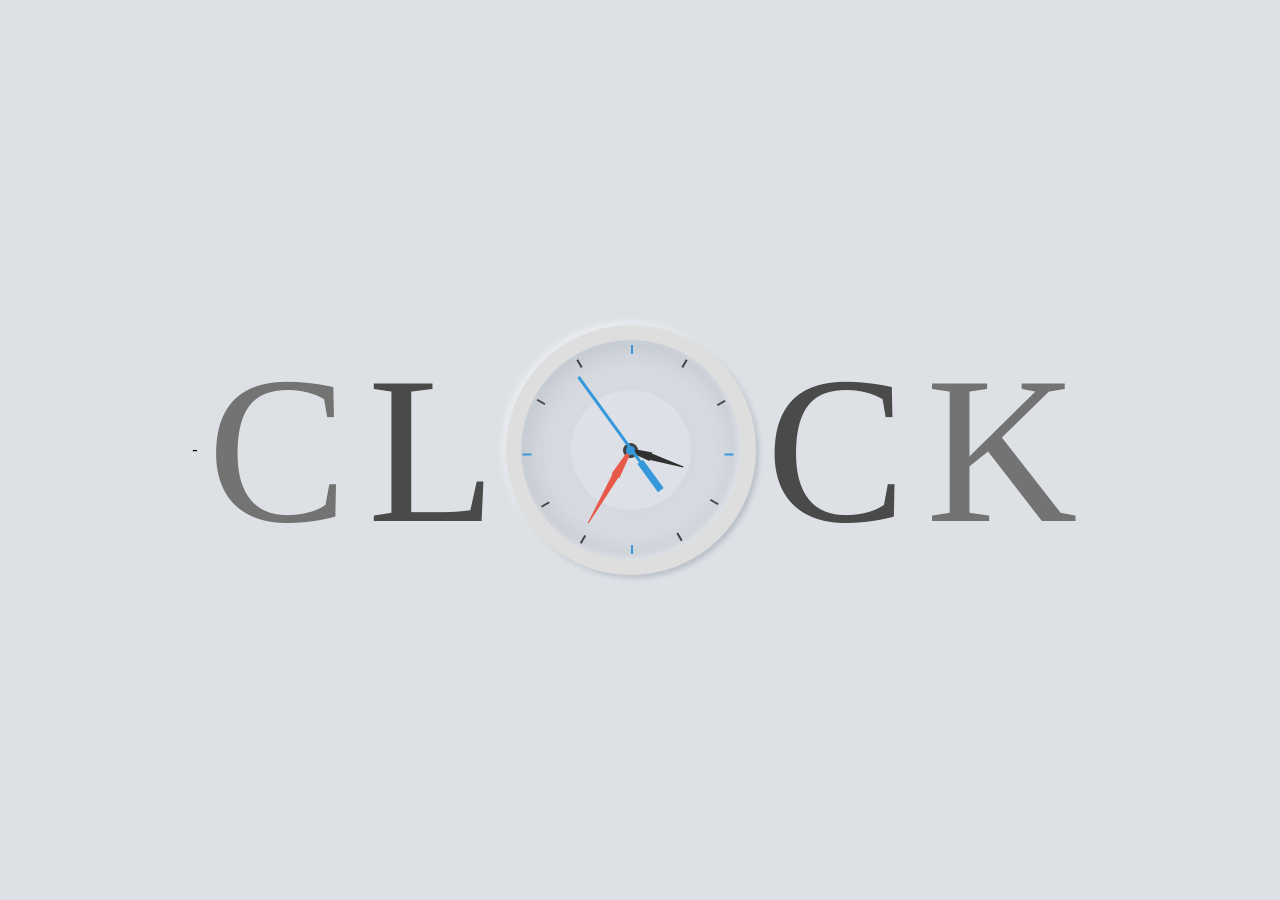
<file: index.html>
<!DOCTYPE html>
<html lang="en">

<head>
    <meta charset="UTF-8">
    <meta name="viewport" content="width=device-width, initial-scale=1.0">
    <title>ANALOG CLOCK</title>
    <link rel="stylesheet" href="style.css">
</head>

<body>-
    <h1 style="color: #747373;">C</h1>
    <h1 style="color: #4b4a4a;">L</h1>
    <div class="clock">
        <div class="center-nut"></div>
        <div class="center-nut2"></div>
        <div class="indicators">
            <div></div>
            <div></div>
            <div></div>
            <div></div>
            <div></div>
            <div></div>
            <div></div>
            <div></div>
            <div></div>
            <div></div>
            <div></div>
            <div></div>
        </div>
        <div class="sec-hand">
            <div class="sec"></div>
        </div>
        <div class="min-hand">
            <div class="min"></div>
        </div>
        <div class="hr-hand">
            <div class="hr"></div>
        </div>
    </div>
    <h1 style="color: #4b4a4a;">C</h1>
    <h1 style="color: #747373;">K</h1>

    <script src="script.js"></script>

</body>

</html>
</file>
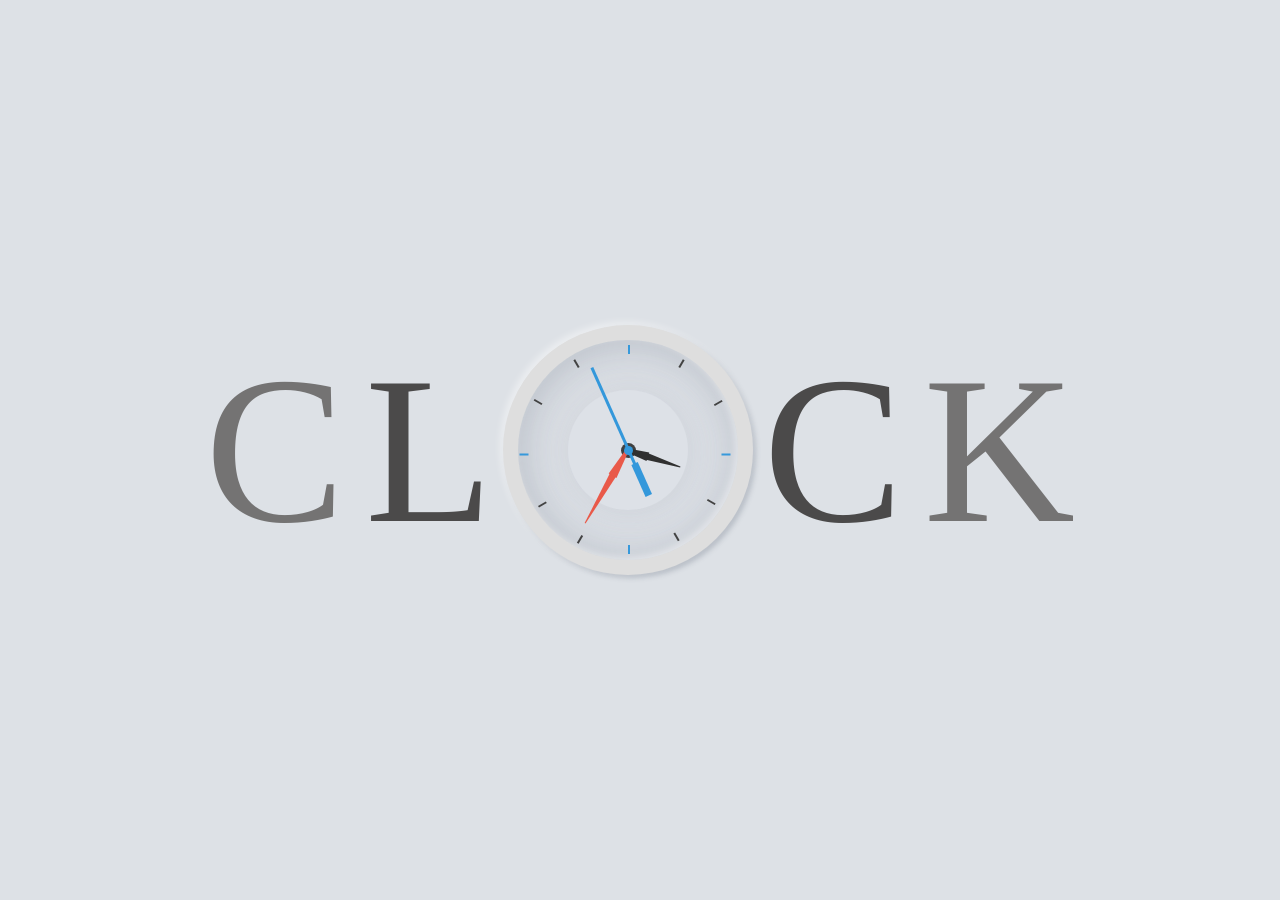
<file: ANALOG.html>
<!DOCTYPE html>
<html lang="en">

<head>
    <meta charset="UTF-8">
    <meta name="viewport" content="width=device-width, initial-scale=1.0">
    <title>ANALOG CLOCK</title>
    <link rel="stylesheet" href="ANALOG.css">
</head>

<body>
    <h1 style="color: #747373;">C</h1>
    <h1 style="color: #4b4a4a;">L</h1>
    <div class="clock">
        <div class="center-nut"></div>
        <div class="center-nut2"></div>
        <div class="indicators">
            <div></div>
            <div></div>
            <div></div>
            <div></div>
            <div></div>
            <div></div>
            <div></div>
            <div></div>
            <div></div>
            <div></div>
            <div></div>
            <div></div>
        </div>
        <div class="sec-hand">
            <div class="sec"></div>
        </div>
        <div class="min-hand">
            <div class="min"></div>
        </div>
        <div class="hr-hand">
            <div class="hr"></div>
        </div>
    </div>
    <h1 style="color: #4b4a4a;">C</h1>
    <h1 style="color: #747373;">K</h1>

    <script src="ANALOG.js"></script>

</body>

</html>
</file>
<file: style.css>
* {
    padding: 0%;
    margin: 0%;
    box-sizing: border-box;
}

body {
    height: 100vh;
    display: flex;
    place-items: center;
    background-color: #dde1e6;
    text-align: center;
    justify-content: center;
}

.clock {
    position: relative;
    display: flex;
    align-items: center;
    justify-content: center;
    background-color: #dedede;
    height: 250px;
    width: 250px;
    border-radius: 50%;
    box-shadow: -3px -3px 7px #ffffff73,
        3px 3px 5px rgba(94, 104, 121, 0.288);
}

.clock::before {
    position: absolute;
    content: '';
    height: 220px;
    width: 220px;
    background-color: #dde1e7;
    border-radius: 50%;
    box-shadow: inset -3px -3px 7px #ffffff73,
        inset 3px 3px 51px rgba(89, 97, 112, 0.288);
}

.clock::after {
    position: absolute;
    content: '';
    height: 120px;
    width: 120px;
    background-color: #dde1e7;
    border-radius: 50%;
    box-shadow: -1px -1px 51px #ffffff73,
        1px 1px 33px rgba(94, 104, 121, 0.288);
}

.clock .center-nut {
    height: 15px;
    width: 15px;
    background-color: #404040;
    border-radius: 50%;
    z-index: 2;
    position: absolute;
}

.clock .center-nut2 {
    height: 9px;
    width: 9px;
    background-color: #3498db;
    border-radius: 50%;
    z-index: 15;
    position: absolute;
}

.indicators div {
    position: absolute;
    width: 2px;
    height: 9px;
    background-color: #404040;
}

.indicators div:nth-child(1) {
    transform: rotate(30deg) translateY(-105px);
}

.indicators div:nth-child(2) {
    transform: rotate(60deg) translateY(-103px);
}

.indicators div:nth-child(3) {
    background: #3498db;
    transform: rotate(90deg) translateY(-97px);
}

.indicators div:nth-child(4) {
    transform: rotate(120deg) translateY(-95px);
}

.indicators div:nth-child(5) {
    transform: rotate(150deg) translateY(-95px);
}

.indicators div:nth-child(6) {
    background: #3498db;
    transform: rotate(180deg) translateY(-95px);
}

.indicators div:nth-child(7) {
    transform: rotate(210deg) translateY(-98px);
}

.indicators div:nth-child(8) {
    transform: rotate(240deg) translateY(-100px);
}

.indicators div:nth-child(9) {
    background: #3498db;
    transform: rotate(270deg) translateY(-105px);
}

.indicators div:nth-child(10) {
    transform: rotate(300deg) translateY(-105px);
}

.indicators div:nth-child(11) {
    transform: rotate(330deg) translateY(-105px);
}

.indicators div:nth-child(12) {
    background: #3498db;
    transform: rotate(360deg) translateY(-105px);
}

.sec-hand,
.min-hand,
.hr-hand {
    position: absolute;
}

.sec,
.min,
.hr {
    display: flex;
    justify-content: center;
}

.sec-hand {
    z-index: 6;
}

.min-hand {
    z-index: 5;
}

.hr-hand {
    z-index: 4;
}

.sec-hand .sec {
    height: 180px;
    width: 180px;

}

.min-hand .min {
    height: 140px;
    width: 140px;

}

.hr-hand .hr {
    height: 110px;
    width: 110px;

}

.sec::before {
    position: absolute;
    content: '';
    height: 110px;
    width: 3px;
    background-color: #3498db;
}

.sec::after {
    position: absolute;
    content: '';
    height: 35px;
    width: 7px;
    background-color: #3498db;
    top: 105px;
}

.min::before {
    position: absolute;
    content: '';
    width: 1px;
    top: -15px;
    border-left: 3px solid transparent;
    border-right: 3px solid transparent;
    border-bottom: 56px solid #e95949;
}

.min::after {
    position: absolute;
    content: '';
    width: 3px;
    top: 40px;
    border-left: 3px solid transparent;
    border-right: 3px solid transparent;
    border-top: 30px solid #e95949;
}

.hr::before {
    position: absolute;
    content: '';
    width: 1px;
    border-left: 3px solid transparent;
    border-right: 3px solid transparent;
    border-bottom: 36px solid #303030;
}

.hr::after {
    position: absolute;
    content: '';
    width: 3px;
    top: 34px;
    border-left: 3px solid transparent;
    border-right: 3px solid transparent;
    border-top: 25px solid #303030;
}

h1 {
    font-size: 210px;
    font-weight: 400;
    padding: 0px 10px;
}

 @media (max-width: 900px) {
    h1 {
        display: none;
    }
    body {
    height: 100vh;
    display: grid;
    place-items: center;
    background-color: #dde1e7;
    text-align: center;
}

}
</file>
<file: ANALOG.css>
* {
    padding: 0%;
    margin: 0%;
    box-sizing: border-box;
}

body {
    height: 100vh;
    display: flex;
    place-items: center;
    background-color: #dde1e6;
    text-align: center;
    justify-content: center;
}

.clock {
    position: relative;
    display: flex;
    align-items: center;
    justify-content: center;
    background-color: #dedede;
    height: 250px;
    width: 250px;
    border-radius: 50%;
    box-shadow: -3px -3px 7px #ffffff73,
        3px 3px 5px rgba(94, 104, 121, 0.288);
}

.clock::before {
    position: absolute;
    content: '';
    height: 220px;
    width: 220px;
    background-color: #dde1e7;
    border-radius: 50%;
    box-shadow: inset -3px -3px 7px #ffffff73,
        inset 3px 3px 51px rgba(89, 97, 112, 0.288);
}

.clock::after {
    position: absolute;
    content: '';
    height: 120px;
    width: 120px;
    background-color: #dde1e7;
    border-radius: 50%;
    box-shadow: -1px -1px 51px #ffffff73,
        1px 1px 33px rgba(94, 104, 121, 0.288);
}

.clock .center-nut {
    height: 15px;
    width: 15px;
    background-color: #404040;
    border-radius: 50%;
    z-index: 2;
    position: absolute;
}

.clock .center-nut2 {
    height: 9px;
    width: 9px;
    background-color: #3498db;
    border-radius: 50%;
    z-index: 15;
    position: absolute;
}

.indicators div {
    position: absolute;
    width: 2px;
    height: 9px;
    background-color: #404040;
}

.indicators div:nth-child(1) {
    transform: rotate(30deg) translateY(-105px);
}

.indicators div:nth-child(2) {
    transform: rotate(60deg) translateY(-103px);
}

.indicators div:nth-child(3) {
    background: #3498db;
    transform: rotate(90deg) translateY(-97px);
}

.indicators div:nth-child(4) {
    transform: rotate(120deg) translateY(-95px);
}

.indicators div:nth-child(5) {
    transform: rotate(150deg) translateY(-95px);
}

.indicators div:nth-child(6) {
    background: #3498db;
    transform: rotate(180deg) translateY(-95px);
}

.indicators div:nth-child(7) {
    transform: rotate(210deg) translateY(-98px);
}

.indicators div:nth-child(8) {
    transform: rotate(240deg) translateY(-100px);
}

.indicators div:nth-child(9) {
    background: #3498db;
    transform: rotate(270deg) translateY(-105px);
}

.indicators div:nth-child(10) {
    transform: rotate(300deg) translateY(-105px);
}

.indicators div:nth-child(11) {
    transform: rotate(330deg) translateY(-105px);
}

.indicators div:nth-child(12) {
    background: #3498db;
    transform: rotate(360deg) translateY(-105px);
}

.sec-hand,
.min-hand,
.hr-hand {
    position: absolute;
}

.sec,
.min,
.hr {
    display: flex;
    justify-content: center;
}

.sec-hand {
    z-index: 6;
}

.min-hand {
    z-index: 5;
}

.hr-hand {
    z-index: 4;
}

.sec-hand .sec {
    height: 180px;
    width: 180px;

}

.min-hand .min {
    height: 140px;
    width: 140px;

}

.hr-hand .hr {
    height: 110px;
    width: 110px;

}

.sec::before {
    position: absolute;
    content: '';
    height: 110px;
    width: 3px;
    background-color: #3498db;
}

.sec::after {
    position: absolute;
    content: '';
    height: 35px;
    width: 7px;
    background-color: #3498db;
    top: 105px;
}

.min::before {
    position: absolute;
    content: '';
    width: 1px;
    top: -15px;
    border-left: 3px solid transparent;
    border-right: 3px solid transparent;
    border-bottom: 56px solid #e95949;
}

.min::after {
    position: absolute;
    content: '';
    width: 3px;
    top: 40px;
    border-left: 3px solid transparent;
    border-right: 3px solid transparent;
    border-top: 30px solid #e95949;
}

.hr::before {
    position: absolute;
    content: '';
    width: 1px;
    border-left: 3px solid transparent;
    border-right: 3px solid transparent;
    border-bottom: 36px solid #303030;
}

.hr::after {
    position: absolute;
    content: '';
    width: 3px;
    top: 34px;
    border-left: 3px solid transparent;
    border-right: 3px solid transparent;
    border-top: 25px solid #303030;
}

h1 {
    font-size: 210px;
    font-weight: 400;
    padding: 0px 10px;
}

 @media (max-width: 900px) {
    h1 {
        display: none;
    }
    body {
    height: 100vh;
    display: grid;
    place-items: center;
    background-color: #dde1e7;
    text-align: center;
}

}
</file>
